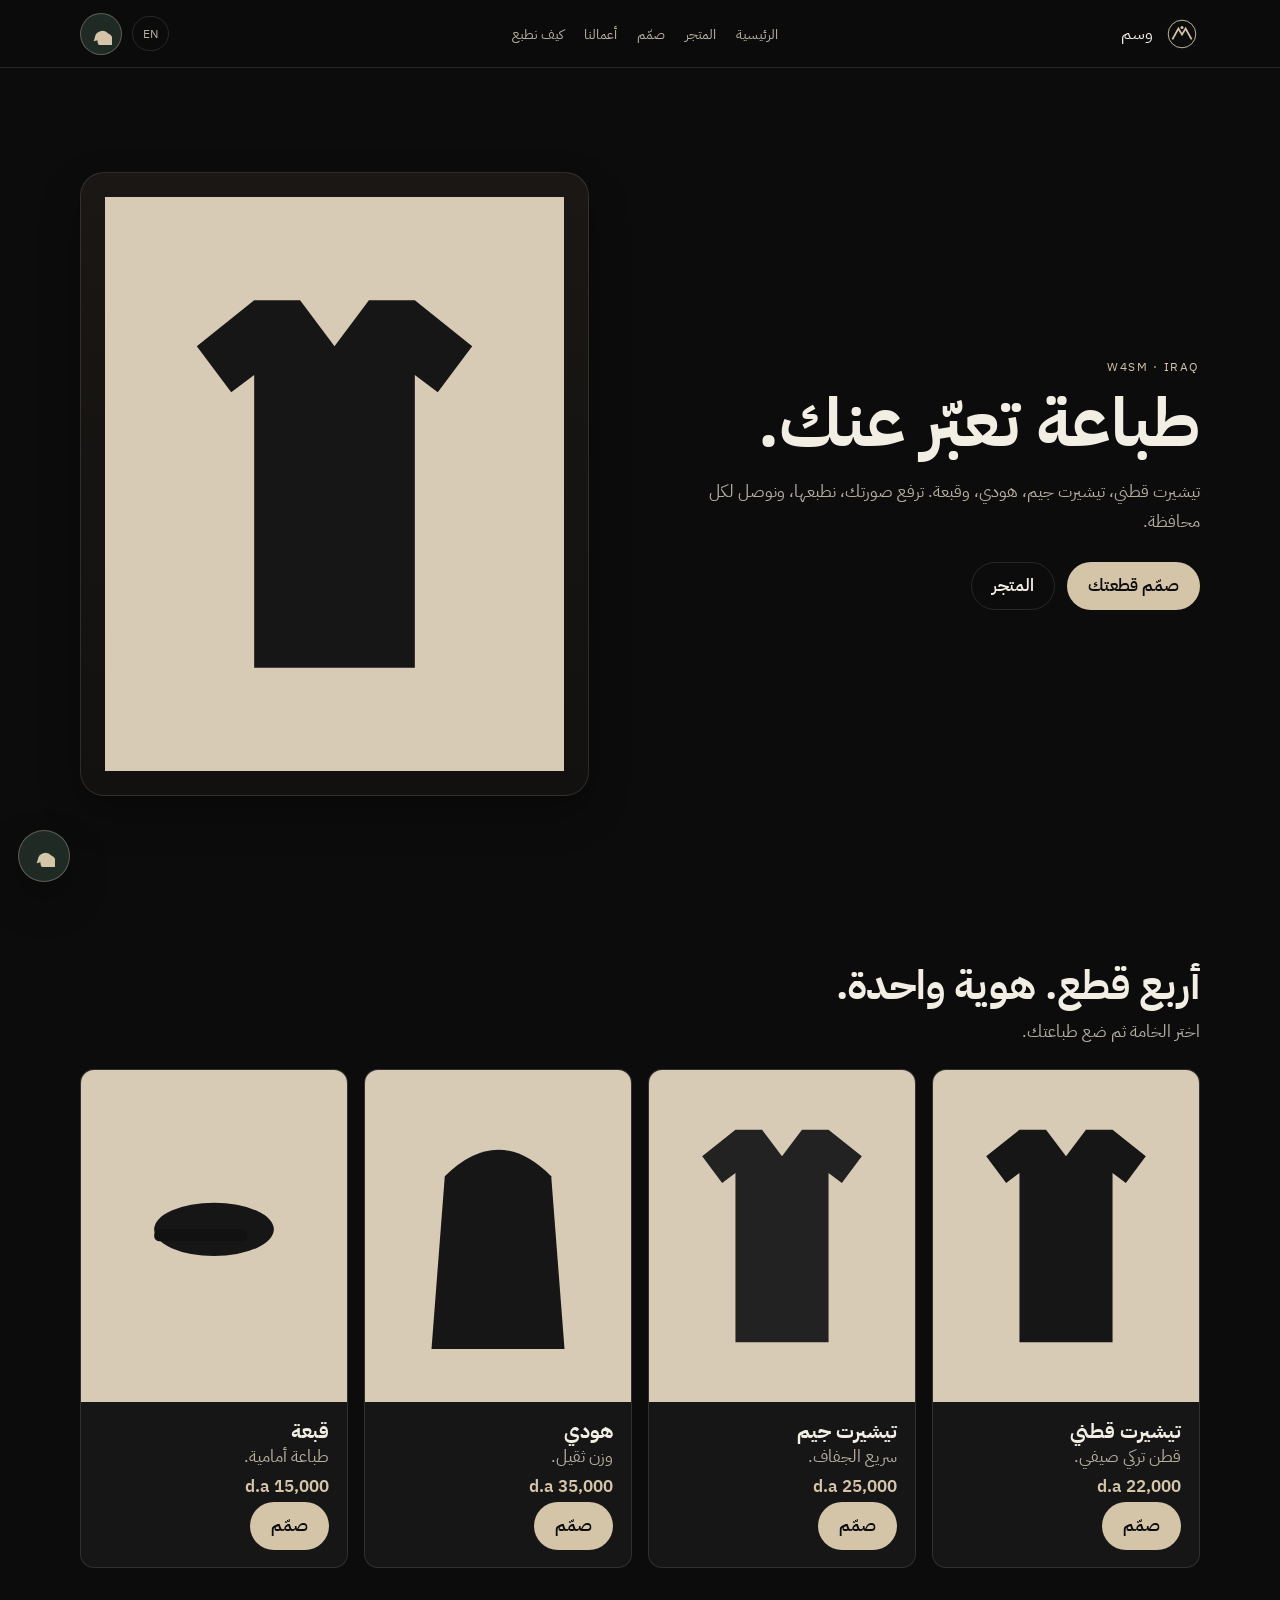
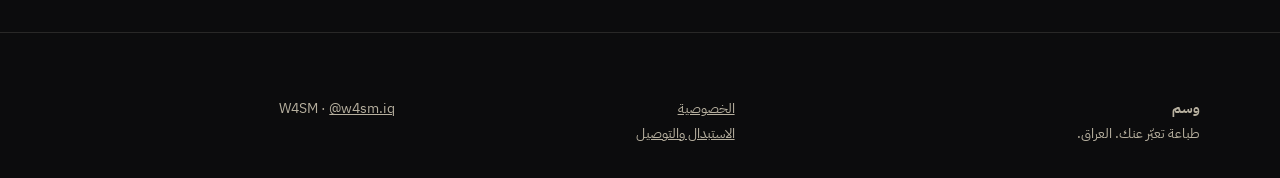
<file: index.html>
<!DOCTYPE html>
<html lang="ar" dir="rtl">
<head>
  <meta charset="utf-8">
  <meta name="viewport" content="width=device-width, initial-scale=1">
  <title>وسم — طباعة تعبّر عنك</title>
  <meta name="description" content="تيشيرتات وهوديات وقبعات بطبعة حسب طلبك في العراق.">
  <link rel="preconnect" href="https://fonts.googleapis.com">
  <link rel="preconnect" href="https://fonts.gstatic.com" crossorigin>
  <link href="https://fonts.googleapis.com/css2?family=IBM+Plex+Sans+Arabic:wght@400;500;600;700&family=Inter:wght@400;500;600&display=swap" rel="stylesheet">
  <link rel="stylesheet" href="css/tokens.css">
  <link rel="stylesheet" href="css/reset.css">
  <link rel="stylesheet" href="css/base.css">
  <link rel="stylesheet" href="css/components.css">
  <link rel="stylesheet" href="css/pages.css">
  <link rel="icon" href="assets/brand/logo.svg">
</head>
<body>
  <a class="skip-link" href="#main">تخطي إلى المحتوى</a>
  <header class="site-header">
    <div class="header-inner">
      <a class="brand-lockup" href="index.html"><img src="assets/brand/logo.svg" alt="وسم"><span>وسم</span></a>
      <button class="menu-btn" type="button" aria-label="القائمة">☰</button>
      <ul class="nav-links">
        <li><a href="index.html">الرئيسية</a></li>
        <li><a href="shop.html">المتجر</a></li>
        <li><a href="design.html">صمّم</a></li>
        <li><a href="work.html">أعمالنا</a></li>
        <li><a href="how.html">كيف نطبع</a></li>
      </ul>
      <div class="header-actions">
        <a class="lang-switch" href="index.en.html">EN</a>
        <a class="wa-icon" data-wa href="#" aria-label="واتساب"></a>
      </div>
    </div>
  </header>
<main id="main">
<section class="wrap hero">
  <div>
    <p class="kicker">W4SM · Iraq</p>
    <h1>طباعة تعبّر عنك.</h1>
    <p class="lead">تيشيرت قطني، تيشيرت جيم، هودي، وقبعة. ترفع صورتك، نطبعها، ونوصل لكل محافظة.</p>
    <div class="cluster">
      <a class="btn" href="design.html">صمّم قطعتك</a>
      <a class="btn btn-ghost" href="shop.html">المتجر</a>
    </div>
  </div>
  <div class="hero-visual">
    <img src="assets/products/tee-black.svg" alt="تيشيرت وسم الأسود">
  </div>
</section>
<section class="wrap section">
  <h2>أربع قطع. هوية واحدة.</h2>
  <p class="muted">اختر الخامة ثم ضع طباعتك.</p>
  <div class="grid-4" style="margin-top:1.4rem" data-shop></div>
</section>
</main>
  <footer class="site-footer">
    <div class="wrap footer-grid">
      <div><strong>وسم</strong><p>طباعة تعبّر عنك. العراق.</p></div>
      <div><a href="privacy.html">الخصوصية</a><br><a href="how.html">الاستبدال والتوصيل</a></div>
      <div>W4SM · <a href="https://instagram.com/w4sm.iq">@w4sm.iq</a></div>
    </div>
  </footer>
  <a class="wa-fab" data-wa href="#" aria-label="واتساب"></a>
  <script src="js/main.js" defer></script>
</body></html>
</file>
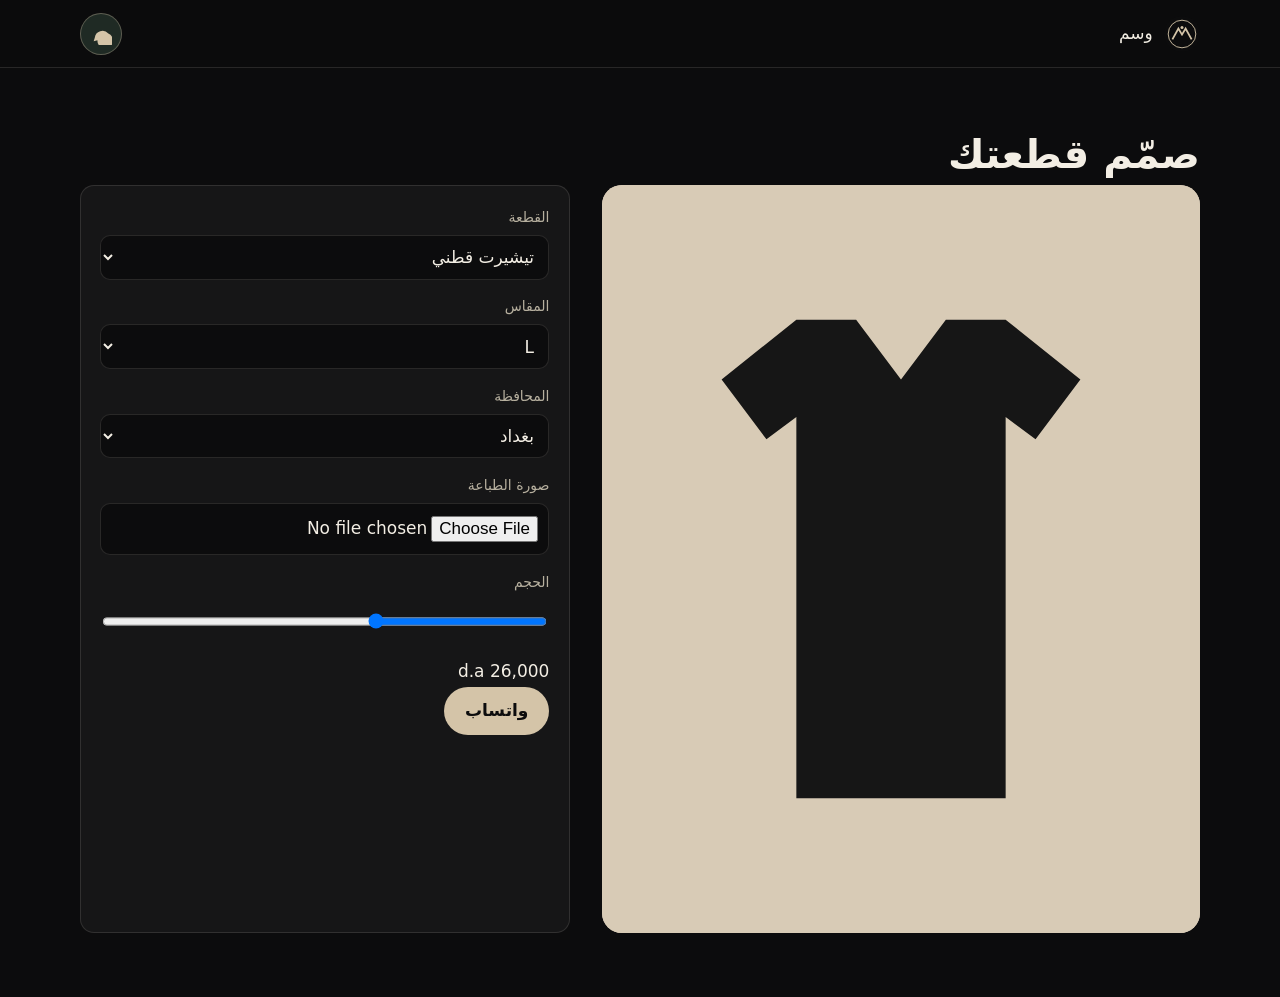
<file: design.html>
<!DOCTYPE html><html lang="ar" dir="rtl"><head><meta charset="utf-8"><meta name="viewport" content="width=device-width,initial-scale=1"><title>صمّم — وسم</title><link rel="stylesheet" href="css/tokens.css"><link rel="stylesheet" href="css/reset.css"><link rel="stylesheet" href="css/base.css"><link rel="stylesheet" href="css/components.css"><link rel="stylesheet" href="css/pages.css"></head><body><header class="site-header"><div class="header-inner"><a class="brand-lockup" href="index.html"><img src="assets/brand/logo.svg" alt=""><span>وسم</span></a><a class="wa-icon" data-wa href="#"></a></div></header><main class="wrap section"><h2>صمّم قطعتك</h2><div class="designer"><div class="stage"><img class="garment" id="garment" src="assets/products/tee-black.svg" alt=""><div class="print-layer" id="printLayer" hidden><img id="printImg" alt=""></div></div><form class="panel" onsubmit="return false"><div class="field"><label>القطعة</label><select id="product"></select></div><div class="field"><label>المقاس</label><select id="size"></select></div><div class="field"><label>المحافظة</label><select id="gov"></select></div><div class="field"><label>صورة الطباعة</label><input id="file" type="file" accept="image/*"></div><div class="field"><label>الحجم</label><input id="scale" type="range" min="16" max="48" value="28"></div><p id="total"></p><a class="btn" id="send" target="_blank" rel="noopener">واتساب</a></form></div></main><script src="js/main.js" defer></script><script src="js/designer.js" defer></script></body></html>
</file>
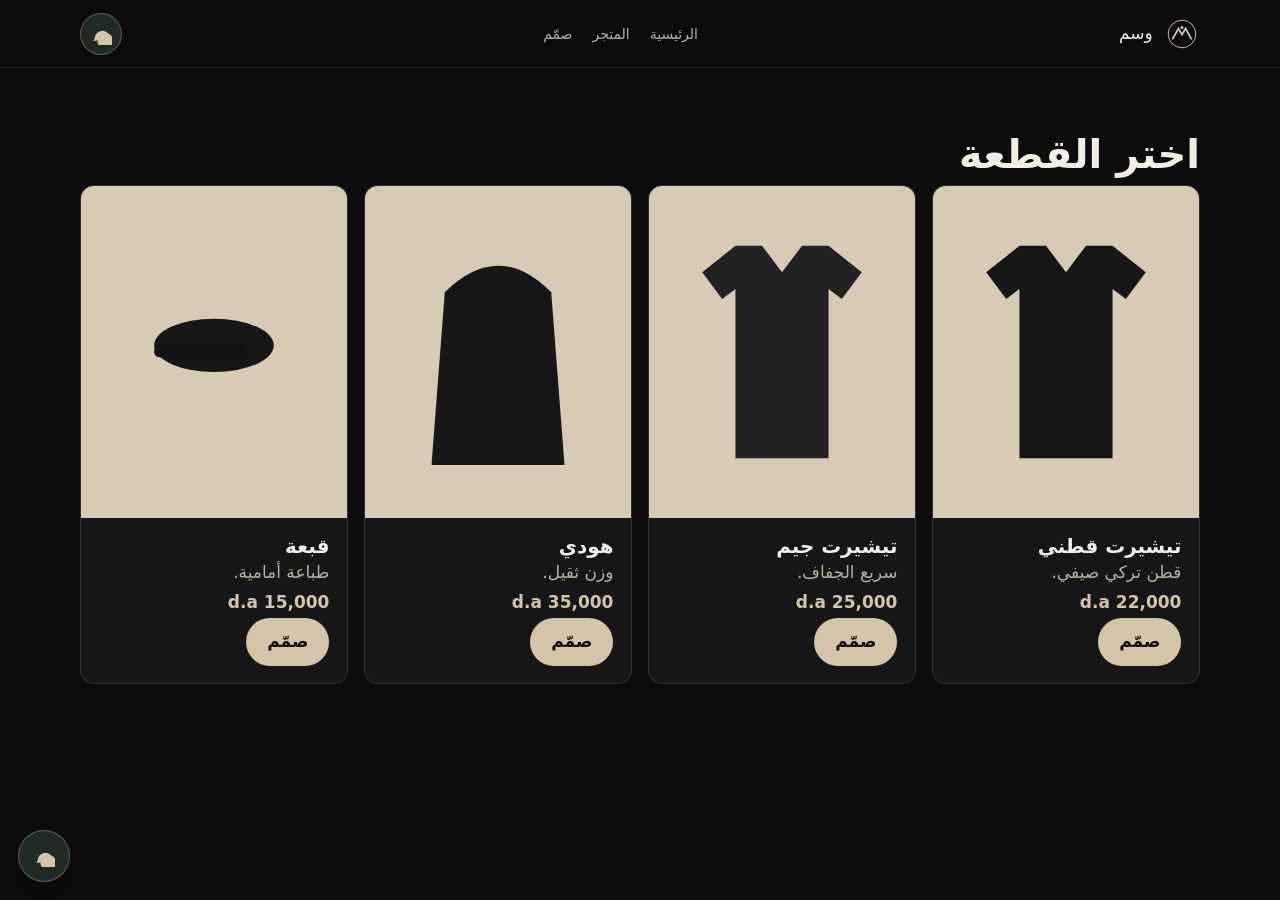
<file: shop.html>
<!DOCTYPE html><html lang="ar" dir="rtl"><head><meta charset="utf-8"><meta name="viewport" content="width=device-width,initial-scale=1"><title>المتجر — وسم</title><link rel="stylesheet" href="css/tokens.css"><link rel="stylesheet" href="css/reset.css"><link rel="stylesheet" href="css/base.css"><link rel="stylesheet" href="css/components.css"><link rel="stylesheet" href="css/pages.css"><link rel="icon" href="assets/brand/logo.svg"></head><body><header class="site-header"><div class="header-inner"><a class="brand-lockup" href="index.html"><img src="assets/brand/logo.svg" alt=""><span>وسم</span></a><ul class="nav-links"><li><a href="index.html">الرئيسية</a></li><li><a href="shop.html">المتجر</a></li><li><a href="design.html">صمّم</a></li></ul><a class="wa-icon" data-wa href="#"></a></div></header><main id="main"><section class="wrap section"><h2>اختر القطعة</h2><div class="grid-4" data-shop></div></section></main><a class="wa-fab" data-wa href="#"></a><script src="js/main.js" defer></script></body></html>
</file>
<file: css/tokens.css>
:root {
  --bg: #0c0c0d;
  --bg-elev: #161617;
  --bg-mute: #1e1e20;
  --fg: #f3eee4;
  --fg-mute: #b7b09f;
  --fg-invert: #0c0c0d;
  --brand: #d4c4a8;
  --brand-2: #a8926e;
  --accent: #d4c4a8;
  --line: rgba(243, 238, 228, 0.12);
  --ok: #4a9a6e;
  --danger: #c4473a;
  --overlay: rgba(12, 12, 13, 0.72);
  --sand: #cbb99a;
  --stone: #e7dcc8;
  --font-display: "IBM Plex Sans Arabic", "Inter", system-ui, sans-serif;
  --font-body: "IBM Plex Sans Arabic", "Inter", system-ui, sans-serif;
  --fs-xs: 0.75rem;
  --fs-sm: 0.875rem;
  --fs-md: 1.0625rem;
  --fs-lg: 1.25rem;
  --fs-xl: 1.75rem;
  --fs-2xl: 2.5rem;
  --fs-3xl: clamp(2.4rem, 6vw, 4.25rem);
  --lh-body: 1.75;
  --lh-display: 1.12;
  --s-1: 0.25rem;
  --s-2: 0.5rem;
  --s-3: 0.75rem;
  --s-4: 1rem;
  --s-5: 1.5rem;
  --s-6: 2rem;
  --s-7: 3rem;
  --s-8: 4rem;
  --s-9: 6rem;
  --radius: 14px;
  --radius-sm: 8px;
  --shadow: 0 1px 1px rgba(0,0,0,.2), 0 18px 40px rgba(0,0,0,.28);
  --wrap: 1120px;
  --header: 4.25rem;
  --ease: cubic-bezier(0.22, 1, 0.36, 1);
  --fast: 180ms;
  --med: 320ms;
}
</file>
<file: css/base.css>
body{font-family:var(--font-body);font-size:var(--fs-md);line-height:var(--lh-body);color:var(--fg);background:var(--bg)}h1,h2,h3,.display{font-family:var(--font-display);line-height:var(--lh-display)}.wrap{width:min(100% - 2.5rem,var(--wrap));margin-inline:auto}.cluster{display:flex;flex-wrap:wrap;align-items:center;gap:var(--s-3)}.skip-link{position:absolute;inset-inline-start:var(--s-4);top:-4rem;z-index:100;padding:var(--s-2) var(--s-4);background:var(--fg);color:var(--fg-invert)}.skip-link:focus{top:var(--s-4)}
</file>
<file: css/components.css>
.site-header{position:sticky;top:0;z-index:40;height:var(--header);display:flex;align-items:center;border-bottom:1px solid var(--line);background:color-mix(in srgb,var(--bg) 78%,transparent);backdrop-filter:blur(16px)}.header-inner{width:min(100% - 2rem,var(--wrap));margin-inline:auto;display:flex;align-items:center;justify-content:space-between;gap:var(--s-4)}.brand-lockup{display:flex;align-items:center;gap:.7rem;text-decoration:none;color:var(--fg)}.brand-lockup img{width:36px;height:36px;border-radius:50%}.nav-links{display:flex;gap:1.25rem;list-style:none;margin:0;padding:0}.nav-links a{text-decoration:none;color:var(--fg-mute);font-size:var(--fs-sm)}.nav-links a:hover{color:var(--fg)}.header-actions{display:flex;align-items:center;gap:.65rem}.lang-switch{font-size:.78rem;color:var(--fg-mute);text-decoration:none;border:1px solid var(--line);padding:.35rem .6rem;border-radius:999px}.wa-fab,.wa-icon{width:42px;height:42px;border-radius:999px;display:grid;place-items:center;background:#1f2a24;border:1px solid color-mix(in srgb,var(--brand) 35%,transparent);color:var(--brand);text-decoration:none}.wa-fab{position:fixed;inset-inline-end:1.1rem;bottom:1.1rem;z-index:50;width:52px;height:52px;box-shadow:var(--shadow)}.btn{display:inline-flex;align-items:center;justify-content:center;min-height:48px;padding:0 1.25rem;border-radius:999px;border:1px solid transparent;text-decoration:none;cursor:pointer;background:var(--brand);color:var(--fg-invert);font-weight:600}.btn-ghost{background:transparent;color:var(--fg);border-color:var(--line)}.card{background:var(--bg-elev);border:1px solid var(--line);border-radius:var(--radius);overflow:hidden}.card img{width:100%;aspect-ratio:4/5;object-fit:cover}.card-body{padding:1.1rem}.price{color:var(--brand);font-weight:600}.site-footer{border-top:1px solid var(--line);padding:var(--s-8) 0 var(--s-6);color:var(--fg-mute);font-size:var(--fs-sm)}.footer-grid{display:grid;gap:var(--s-5);grid-template-columns:1.4fr 1fr 1fr}.menu-btn{display:none;background:none;border:1px solid var(--line);color:var(--fg);width:42px;height:42px;border-radius:10px}@media(max-width:860px){.nav-links{display:none;position:absolute;inset-inline:0;top:var(--header);background:var(--bg);flex-direction:column;padding:1rem;border-bottom:1px solid var(--line)}.nav-links.open{display:flex}.menu-btn{display:grid;place-items:center}.footer-grid{grid-template-columns:1fr}}
</file>
<file: css/pages.css>
.hero{min-height:calc(100svh - var(--header));display:grid;grid-template-columns:1.05fr .95fr;gap:var(--s-7);align-items:center;padding:var(--s-8) 0}.kicker{color:var(--brand);letter-spacing:.14em;text-transform:uppercase;font-size:.72rem}.hero h1{font-size:var(--fs-3xl);margin:.4rem 0 1rem}.hero p.lead{color:var(--fg-mute);max-width:34rem;margin-bottom:1.6rem}.hero-visual{background:linear-gradient(180deg,#1a1714,#121110);border:1px solid var(--line);border-radius:24px;padding:1.5rem;box-shadow:var(--shadow)}.grid-4{display:grid;grid-template-columns:repeat(4,1fr);gap:1rem}.section{padding:var(--s-8) 0}.section h2{font-size:var(--fs-2xl);margin-bottom:.5rem}.muted{color:var(--fg-mute)}.steps{display:grid;grid-template-columns:repeat(3,1fr);gap:1rem}.step{padding:1.4rem;border:1px solid var(--line);border-radius:var(--radius);background:var(--bg-elev)}.step b{color:var(--brand);display:block}.designer{display:grid;grid-template-columns:1.1fr .9fr;gap:var(--s-6)}.stage{position:relative;background:#d8cbb6;border-radius:20px;overflow:hidden;min-height:420px}.print-layer{position:absolute;left:50%;top:38%;width:28%;transform:translate(-50%,-50%);cursor:grab}.panel{background:var(--bg-elev);border:1px solid var(--line);border-radius:var(--radius);padding:1.2rem}.field{display:flex;flex-direction:column;gap:.35rem;margin-bottom:.9rem}.field label{font-size:var(--fs-sm);color:var(--fg-mute)}.field select,.field input{background:var(--bg);border:1px solid var(--line);border-radius:10px;padding:.65rem;color:var(--fg)}.swatches{display:flex;gap:.4rem}.swatch{width:28px;height:28px;border-radius:50%;border:2px solid transparent;cursor:pointer}.swatch[data-color=black]{background:#111}.swatch[data-color=white]{background:#efe8dc}.swatch.active{border-color:var(--brand)}@media(max-width:900px){.hero,.designer{grid-template-columns:1fr}.grid-4,.steps{grid-template-columns:1fr 1fr}.hero{min-height:auto}}@media(max-width:560px){.grid-4,.steps{grid-template-columns:1fr}}
</file>
